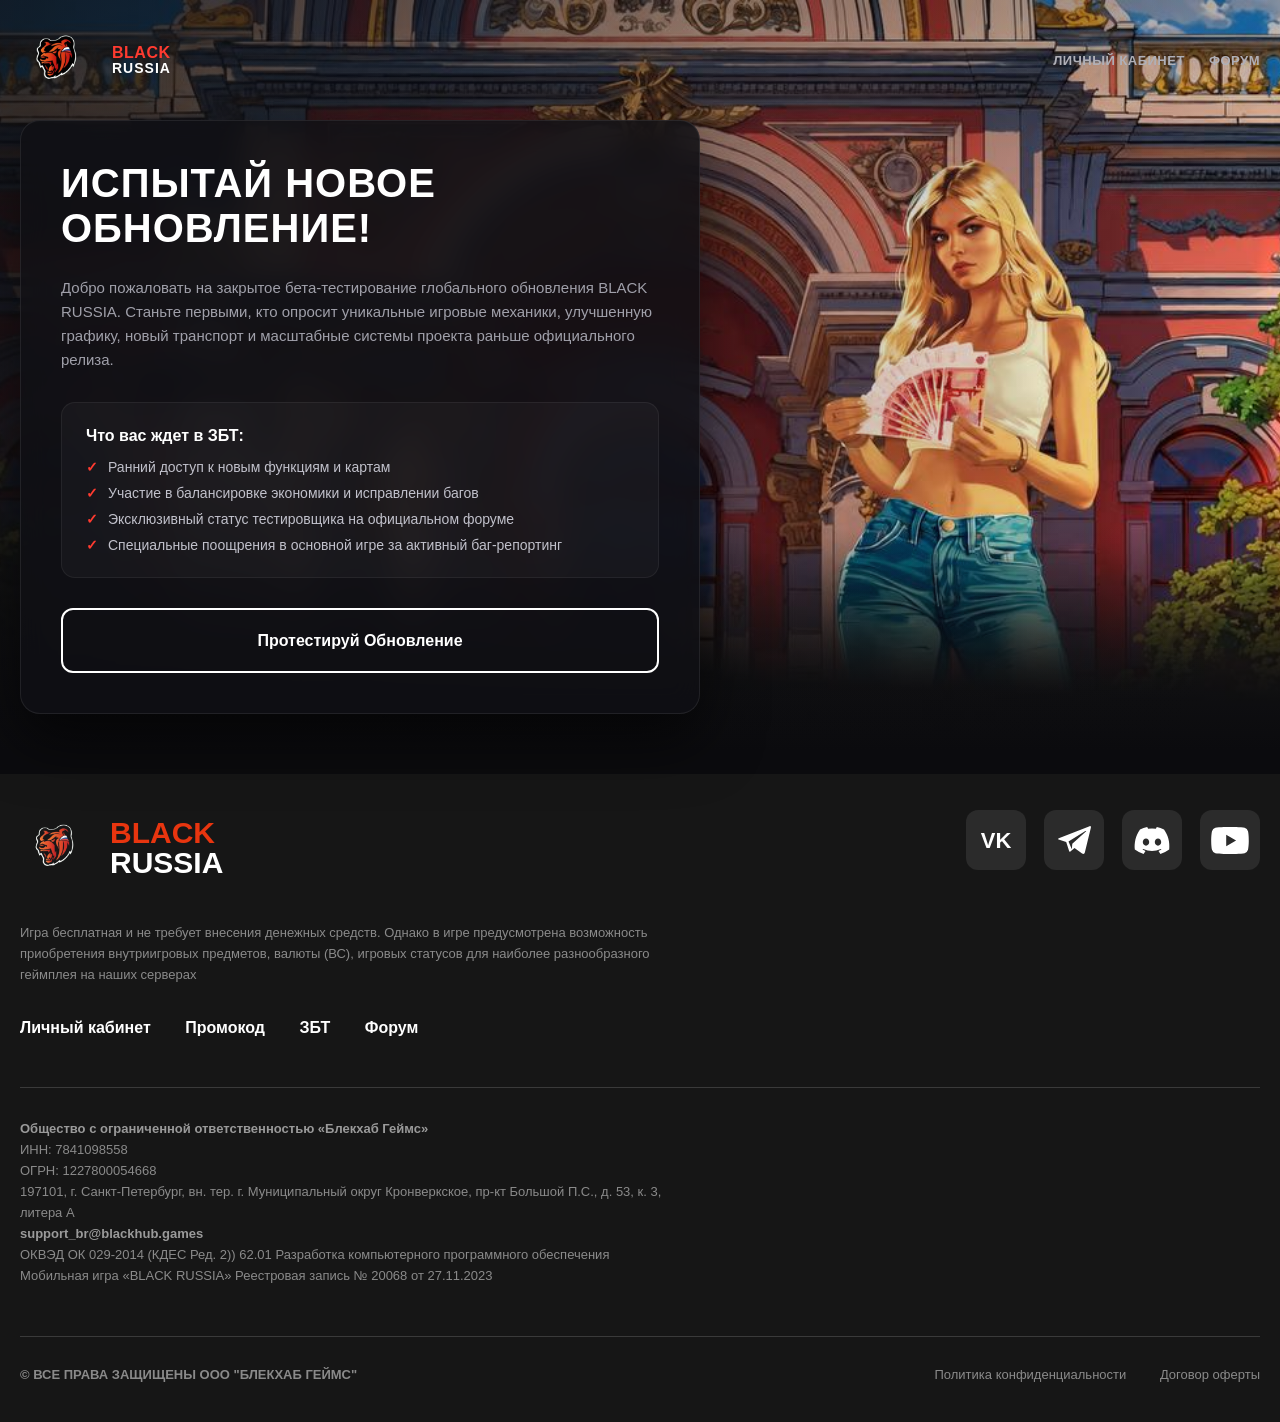
<file: beta.html>
<!DOCTYPE html>
<html lang="ru">
<head>
    <meta charset="UTF-8">
    <meta name="viewport" content="width=device-width, initial-scale=1.0">
    <title>BLACK RUSSIA - Закрытое Бета Тестирование [ЗБТ]</title>
    <!-- Подключение стилей -->
    <link rel="stylesheet" href="style.css">
</head>
<body>

    <!-- Шапка сайта (навигация) -->
    <header class="header">
        <div class="header-container">
            <div class="logo-area">
                <img src="bear.logo.png" alt="Black Russia Logo" class="brand-logo">
                <div class="brand-text">
                    <span class="brand-black">BLACK</span>
                    <span class="brand-russia">RUSSIA</span>
                </div>
            </div>
            <nav class="nav-menu">
                <a href="index.html" class="nav-link">ЛИЧНЫЙ КАБИНЕТ</a>
                <a href="https://forum.blackrussia.online" target="_blank" class="nav-link">ФОРУМ</a>
            </nav>
        </div>
    </header>

    <!-- Основной контент страницы ЗБТ -->
    <main class="main-content">
        <div class="hero-bg-banner"></div>
        
        <div class="hero-wrapper">
            <div class="beta-page-container">
                <!-- Заголовок -->
                <header class="beta-header-block">
                    <h1 class="title">Испытай новое обновление!</h1>
                    <p class="beta-lead">Добро пожаловать на закрытое бета-тестирование глобального обновления BLACK RUSSIA. Станьте первыми, кто опросит уникальные игровые механики, улучшенную графику, новый транспорт и масштабные системы проекта раньше официального релиза.</p>
                </header>

                <div class="beta-info-card">
                    <h3>Что вас ждет в ЗБТ:</h3>
                    <ul>
                        <li><span class="check">✓</span> Ранний доступ к новым функциям и картам</li>
                        <li><span class="check">✓</span> Участие в балансировке экономики и исправлении багов</li>
                        <li><span class="check">✓</span> Эксклюзивный статус тестировщика на официальном форуме</li>
                        <li><span class="check">✓</span> Специальные поощрения в основной игре за активный баг-репортинг</li>
                    </ul>
                </div>

                <div class="beta-action-wrapper">
                    <button type="button" class="btn-submit beta-trigger-btn" id="betaBtn">Протестируй Обновление</button>

                    <!-- Предупреждение (скрыто по умолчанию, появляется по клику на кнопку) -->
                    <div class="promo-message-box beta-msg-box" id="betaMsgBox" style="display: none;">
                        <p class="promo-error-text">Для начала войдите в личный кабинет!</p>
                        <p class="promo-hint-text">После этого вы можете начать тестировать новое обновление.</p>
                        <a href="index.html" class="beta-login-link">Авторизоваться →</a>
                    </div>
                </div>
            </div>
        </div>
    </main>

    <!-- Подвал сайта с информацией о компании -->
    <footer class="site-footer">
        <div class="footer-inner">
            <div class="footer-top">
                <div class="footer-left">
                    <div class="footer-logo">
                        <img src="bear.logo.png" alt="Black Russia Logo">
                        <div class="footer-logo-text"><span>BLACK</span><span>RUSSIA</span></div>
                    </div>
                    <p class="footer-desc">Игра бесплатная и не требует внесения денежных средств. Однако в игре предусмотрена возможность приобретения внутриигровых предметов, валюты (ВС), игровых статусов для наиболее разнообразного геймплея на наших серверах</p>
                    <nav class="footer-links">
                        <a href="index.html">Личный кабинет</a>
                        <a href="promocode.html">Промокод</a>
                        <a href="beta.html">ЗБТ</a>
                        <a href="https://forum.blackrussia.online" target="_blank">Форум</a>
                    </nav>
                </div>
                <div class="footer-right">
                    <div class="socials">
                        <a href="https://vk.com/blackrussia.online" target="_blank" class="social social-vk" aria-label="VK"><svg width="34" height="22" viewBox="0 0 34 22"><text x="17" y="19" text-anchor="middle" font-family="Montserrat,sans-serif" font-weight="900" font-size="22" fill="currentColor">VK</text></svg></a>
                        <a href="https://t.me/br_dev" target="_blank" class="social social-tg" aria-label="Telegram"><svg width="34" height="30" viewBox="0 0 34 30" fill="currentColor"><path d="M32 1.5L1.8 13.2c-1 .4-1 1.2-.2 1.4l7.6 2.4 2.9 9c.3.9.6 1 1.3.4l4.1-3.4 7.6 5.6c1.400.8 2.400.4 2.800-1.300L33.800 3c.5-1.900-.7-2.700-1.800-1.500zM11.500 16.400L28 6.200c.8-.5 1.500-.2.900.3L15.300 18.800l-.5 5.500z"/></svg></a>
                        <a href="https://discord.gg/blackrussia" target="_blank" class="social social-dc" aria-label="Discord"><svg width="36" height="28" viewBox="0 0 36 28" fill="currentColor"><path d="M30 3.500A29 29 0 0 0 22.800 1l-.9 1.800a27 27 0 0 0-7.800 0L13.200 1A29 29 0 0 0 6 3.500C1.400 10.300.2 17 .8 23.600a29 29 0 0 0 8.800 4.400l1.900-3a19 19 0 0 1-3-1.400l.7-.6a21 21 0 0 0 17.600 0l.7.600c-1 .6-2 1-3 1.400l1.900 3a29 29 0 0 0 8.800-4.400C36 15.800 34 9.200 30 3.500zM12 19.700c-1.800 0-3.200-1.600-3.200-3.600s1.400-3.600 3.200-3.600 3.200 1.600 3.200 3.600-1.400 3.600-3.200 3.600zm12 0c-1.800 0-3.200-1.600-3.200-3.600s1.400-3.600 3.200-3.600 3.200 1.600 3.200 3.600-1.400 3.600-3.200 3.600z"/></svg></a>
                        <a href="https://youtube.com" target="_blank" class="social social-yt" aria-label="YouTube"><svg width="38" height="27" viewBox="0 0 38 27" fill="currentColor"><path d="M37 4.200A4.800 4.800 0 0 0 33.600.8C30.600 0 19 0 19 0S7.400 0 4.400.8A4.800 4.800 0 0 0 1 4.200C.2 7.200.2 13.500.2 13.500s0 6.300.8 9.300a4.800 4.800 0 0 0 3.400 3.400c3 .8 14.600.8 14.600.8s11.600 0 14.600-.8a4.800 4.800 0 0 0 3.400-3.400c.8-3 .8-9.300.8-9.300s0-6.300-.8-9.300zM15.200 19.200V7.800l9.900 5.700z"/></svg></a>
                    </div>
                </div>
            </div>

            <div class="footer-line"></div>

            <div class="footer-legal">
                <b>Общество с ограниченной ответственностью «Блекхаб Геймс»</b><br>
                ИНН: 7841098558<br>
                ОГРН: 1227800054668<br>
                197101, г. Санкт-Петербург, вн. тер. г. Муниципальный округ Кронверкское, пр-кт Большой П.С., д. 53, к. 3, литера А<br>
                <b>support_br@blackhub.games</b><br>
                ОКВЭД ОК 029-2014 (КДЕС Ред. 2)) 62.01 Разработка компьютерного программного обеспечения<br>
                Мобильная игра «BLACK RUSSIA» Реестровая запись № 20068 от 27.11.2023
            </div>

            <div class="footer-line"></div>

            <div class="footer-bottom">
                <span class="copyright">© ВСЕ ПРАВА ЗАЩИЩЕНЫ ООО "БЛЕКХАБ ГЕЙМС"</span>
                <nav class="footer-docs">
                    <a href="https://blackrussia.online/docs/policy.pdf" target="_blank">Политика конфиденциальности</a>
                    <a href="https://blackrussia.online/docs/oferta.pdf" target="_blank">Договор оферты</a>
                </nav>
            </div>
        </div>
    </footer>

    <script src="script.js"></script>
</body>
</html>
</file>
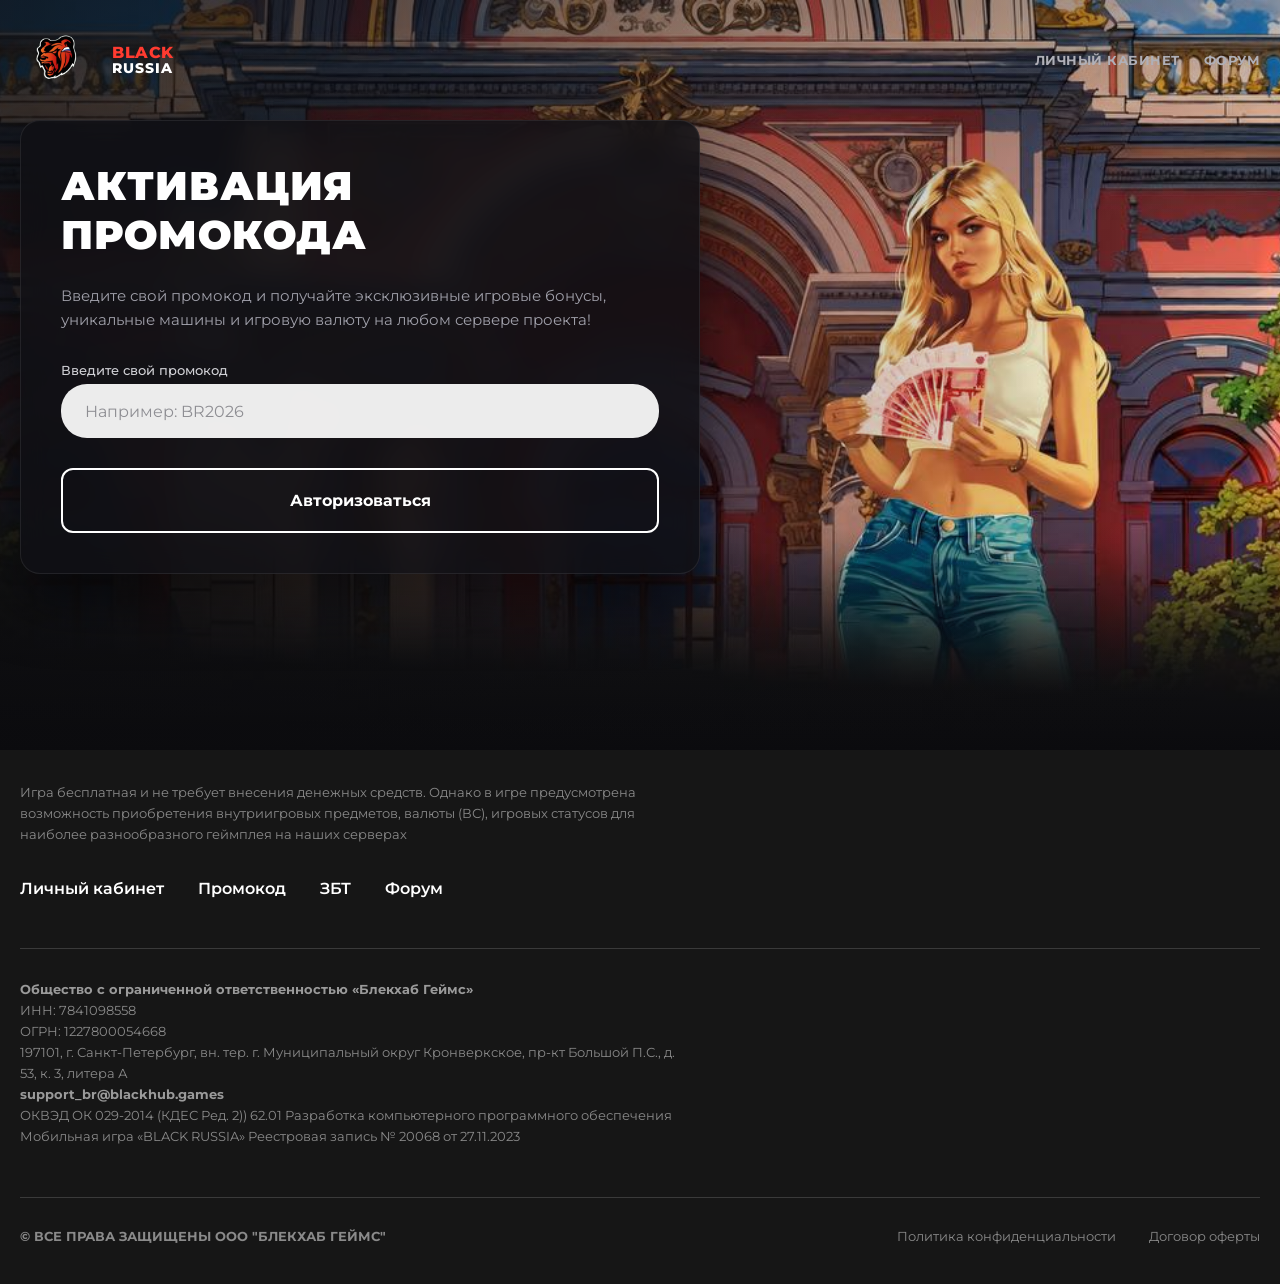
<file: promocode.html>
<!DOCTYPE html>
<html lang="ru">
<head>
    <meta charset="UTF-8">
    <meta name="viewport" content="width=device-width, initial-scale=1.0">
    <title>BLACK RUSSIA - Активация промокода</title>
    <!-- Подключение шрифта Montserrat -->
    <link href="https://fonts.googleapis.com/css2?family=Montserrat:wght@400;500;600;700;800;900&display=swap" rel="stylesheet">
    <!-- Подключение стилей -->
    <link rel="stylesheet" href="style.css">
</head>
<body>

    <!-- Шапка сайта (навигация) -->
    <header class="header">
        <div class="header-container">
            <div class="logo-area">
                <img src="bear.logo.png" alt="Black Russia Logo" class="brand-logo">
                <div class="brand-text">
                    <span class="brand-black">BLACK</span>
                    <span class="brand-russia">RUSSIA</span>
                </div>
            </div>
            <nav class="nav-menu">
                <a href="index.html" class="nav-link">ЛИЧНЫЙ КАБИНЕТ</a>
                <a href="https://forum.blackrussia.online" target="_blank" class="nav-link">ФОРУМ</a>
            </nav>
        </div>
    </header>

    <!-- Основной контент страницы промокода -->
    <main class="main-content">
        <div class="hero-bg-banner"></div>
        
        <div class="hero-wrapper">
            <div class="promo-page-container">
                <h1 class="title">АКТИВАЦИЯ ПРОМОКОДА</h1>
                <p class="promo-subtitle">Введите свой промокод и получайте эксклюзивные игровые бонусы, уникальные машины и игровую валюту на любом сервере проекта!</p>

                <div class="promo-box-wrapper">
                    <div class="input-box promo-input-box">
                        <label>Введите свой промокод</label>
                        <input type="text" id="promoInput" class="promo-input-rounded" placeholder="Например: BR2026" autocomplete="off">
                    </div>

                    <!-- Блок с сообщением (скрыт до первой попытки ввода) -->
                    <div class="promo-message-box" id="promoMsgBox" style="display: none;">
                        <p class="promo-error-text" id="promoErrorText">Для начала войдите в личный кабинет!</p>
                        <p class="promo-hint-text">После этого вы сможете ввести промокод, и получить призы. Также иметь доступ к своему личного профилю.</p>
                    </div>

                    <a href="index.html" class="btn-submit promo-redirect-btn">Авторизоваться</a>
                </div>
            </div>
        </div>
    </main>

    <!-- Подвал сайта -->
    <footer class="site-footer">
        <div class="footer-inner">
            <div class="footer-top">
                <div class="footer-left">
                    <div class="footer-logo">
                        <img src="bear.logo.png" alt="Black Russia Logo">
                        <div class="footer-logo-text"><span>BLACK</span><span>RUSSIA</span></div>
                    </div>
                    <p class="footer-desc">Игра бесплатная и не требует внесения денежных средств. Однако в игре предусмотрена возможность приобретения внутриигровых предметов, валюты (ВС), игровых статусов для наиболее разнообразного геймплея на наших серверах</p>
                    <nav class="footer-links">
                        <a href="index.html">Личный кабинет</a>
                        <a href="promocode.html">Промокод</a>
                        <a href="beta.html">ЗБТ</a>
                        <a href="https://forum.blackrussia.online" target="_blank">Форум</a>
                    </nav>
                </div>
                <div class="footer-right">
                    <div class="socials">
                        <a href="https://vk.com/blackrussia.online" target="_blank" class="social social-vk" aria-label="VK"><svg width="34" height="22" viewBox="0 0 34 22"><text x="17" y="19" text-anchor="middle" font-family="Montserrat,sans-serif" font-weight="900" font-size="22" fill="currentColor">VK</text></svg></a>
                        <a href="https://t.me/br_dev" target="_blank" class="social social-tg" aria-label="Telegram"><svg width="34" height="30" viewBox="0 0 34 30" fill="currentColor"><path d="M32 1.5L1.8 13.2c-1 .4-1 1.2-.2 1.4l7.6 2.4 2.9 9c.3.9.6 1 1.3.4l4.1-3.4 7.6 5.6c1.400.8 2.400.4 2.800-1.300L33.800 3c.5-1.900-.7-2.700-1.800-1.500zM11.500 16.400L28 6.200c.8-.5 1.500-.2.900.3L15.300 18.800l-.5 5.500z"/></svg></a>
                        <a href="https://discord.gg/blackrussia" target="_blank" class="social social-dc" aria-label="Discord"><svg width="36" height="28" viewBox="0 0 36 28" fill="currentColor"><path d="M30 3.500A29 29 0 0 0 22.800 1l-.9 1.800a27 27 0 0 0-7.800 0L13.200 1A29 29 0 0 0 6 3.500C1.400 10.300.2 17 .8 23.600a29 29 0 0 0 8.800 4.400l1.900-3a19 19 0 0 1-3-1.400l.7-.6a21 21 0 0 0 17.600 0l.7.600c-1 .6-2 1-3 1.400l1.900 3a29 29 0 0 0 8.800-4.400C36 15.800 34 9.200 30 3.500zM12 19.700c-1.800 0-3.200-1.600-3.200-3.600s1.400-3.600 3.200-3.600 3.200 1.600 3.200 3.600-1.400 3.600-3.200 3.600zm12 0c-1.800 0-3.200-1.600-3.200-3.600s1.400-3.600 3.200-3.600 3.200 1.600 3.200 3.600-1.400 3.600-3.200 3.600z"/></svg></a>
                        <a href="https://youtube.com" target="_blank" class="social social-yt" aria-label="YouTube"><svg width="38" height="27" viewBox="0 0 38 27" fill="currentColor"><path d="M37 4.200A4.800 4.800 0 0 0 33.600.8C30.600 0 19 0 19 0S7.400 0 4.400.8A4.800 4.800 0 0 0 1 4.200C.2 7.200.2 13.500.2 13.500s0 6.300.8 9.300a4.800 4.800 0 0 0 3.400 3.400c3 .8 14.600.8 14.600.8s11.600 0 14.600-.8a4.800 4.800 0 0 0 3.400-3.400c.8-3 .8-9.300.8-9.300s0-6.300-.8-9.300zM15.200 19.200V7.800l9.900 5.700z"/></svg></a>
                    </div>
                </div>
            </div>

            <div class="footer-line"></div>

            <div class="footer-legal">
                <b>Общество с ограниченной ответственностью «Блекхаб Геймс»</b><br>
                ИНН: 7841098558<br>
                ОГРН: 1227800054668<br>
                197101, г. Санкт-Петербург, вн. тер. г. Муниципальный округ Кронверкское, пр-кт Большой П.С., д. 53, к. 3, литера А<br>
                <b>support_br@blackhub.games</b><br>
                ОКВЭД ОК 029-2014 (КДЕС Ред. 2)) 62.01 Разработка компьютерного программного обеспечения<br>
                Мобильная игра «BLACK RUSSIA» Реестровая запись № 20068 от 27.11.2023
            </div>

            <div class="footer-line"></div>

            <div class="footer-bottom">
                <span class="copyright">© ВСЕ ПРАВА ЗАЩИЩЕНЫ ООО "БЛЕКХАБ ГЕЙМС"</span>
                <nav class="footer-docs">
                    <a href="https://blackrussia.online/docs/policy.pdf" target="_blank">Политика конфиденциальности</a>
                    <a href="https://blackrussia.online/docs/oferta.pdf" target="_blank">Договор оферты</a>
                </nav>
            </div>
        </div>
    </footer>

    <script src="script.js"></script>
</body>
</html>
</file>
<file: style.css>
* {
    margin: 0;
    padding: 0;
    box-sizing: border-box;
    font-family: 'Montserrat', sans-serif;
}

html {
    scroll-behavior: smooth;
}

body {
    background-color: #0b0b0e;
    color: #fff;
    min-height: 100vh;
    display: flex;
    flex-direction: column;
}

/* Шапка сайта поверх фоновой фотографии */
.header {
    background: transparent;
    border-bottom: none;
    width: 100%;
    position: absolute;
    top: 0;
    left: 0;
    z-index: 10;
}

.header-container {
    max-width: 1300px;
    margin: 0 auto;
    padding: 20px 20px;
    display: flex;
    align-items: center;
    justify-content: space-between;
}

.logo-area {
    display: flex;
    align-items: center;
    gap: 12px;
}

.brand-logo {
    width: 80px;
    height: 80px;
    object-fit: contain;
    mix-blend-mode: screen;
}

.brand-text {
    display: flex;
    flex-direction: column;
    line-height: 1.1;
}

.brand-black {
    font-size: 16px;
    font-weight: 800;
    color: #ff3b30;
    letter-spacing: 0.5px;
}

.brand-russia {
    font-size: 14px;
    font-weight: 800;
    color: #ffffff;
    letter-spacing: 1px;
}

.nav-menu {
    position: relative;
    z-index: 5;
    display: flex;
    gap: 24px;
    align-items: center;
}

.nav-link {
    color: #b0b0b8;
    text-decoration: none;
    font-size: 13px;
    font-weight: 700;
    letter-spacing: 0.5px;
    transition: color 0.2s;
}

.nav-link:hover, .nav-link.active {
    color: #ffffff;
}

/* Основной контент */
.main-content {
    flex: 1;
    position: relative;
    display: flex;
    flex-direction: column;
    align-items: stretch;
}

/* Верхний баннер с фоновой картинкой */
.hero-bg-banner {
    position: absolute;
    top: 0;
    left: 0;
    right: 0;
    height: 750px;
    background: url('background-art.jpg') center top / cover no-repeat;
    z-index: 1;
}

/* Затемняющий градиент поверх арта */
.main-content::after {
    content: '';
    position: absolute;
    top: 0;
    left: 0;
    right: 0;
    height: 750px;
    background: linear-gradient(90deg, rgba(11,11,14,0.65) 0%, rgba(11,11,14,0.2) 60%, rgba(11,11,14,0) 100%),
                linear-gradient(180deg, rgba(11,11,14,0.3) 0%, rgba(11,11,14,0) 30%, rgba(11,11,14,0) 70%, #0b0b0e 100%);
    z-index: 2;
    pointer-events: none;
}

.hero-wrapper {
    position: relative;
    z-index: 3;
    max-width: 1300px;
    width: 100%;
    margin: 0 auto;
    padding: 120px 20px 60px 20px;
}

.login-container {
    width: 100%;
    max-width: 600px;
    margin-bottom: 80px;
}

.title {
    font-size: 40px;
    font-weight: 900;
    letter-spacing: 1px;
    margin-bottom: 25px;
    text-transform: uppercase;
}

.form-grid {
    display: grid;
    grid-template-columns: 1fr 1fr;
    gap: 15px 20px;
    margin-bottom: 15px;
}

.input-box {
    display: flex;
    flex-direction: column;
}

.input-box label {
    font-size: 13px;
    font-weight: 500;
    color: #d1d1d6;
    margin-bottom: 6px;
}

/* Скругление полей ввода */
.input-box input, 
.select-trigger {
    background: rgba(255, 255, 255, 0.92);
    border: none;
    border-radius: 20px;
    height: 48px;
    padding: 0 18px;
    font-size: 14px;
    color: #111;
    outline: none;
    transition: background 0.2s, box-shadow 0.2s;
}

.input-box input::placeholder {
    color: #8e8e93;
}

.input-box input:focus, 
.select-trigger:hover {
    background: #ffffff;
    box-shadow: 0 0 10px rgba(255, 255, 255, 0.4);
}

/* Стили кастомного селекта */
.select-box {
    position: relative;
    cursor: pointer;
}

.select-trigger {
    display: flex;
    align-items: center;
    justify-content: space-between;
    color: #8e8e93;
}

.select-trigger.selected {
    color: #111;
    font-weight: 600;
}

.arrow-icon {
    transition: transform 0.3s;
    color: #555;
}

.select-box.active .arrow-icon {
    transform: rotate(180deg);
}

/* Соглашение */
.agreement {
    font-size: 11px;
    color: #aeaeb2;
    margin-bottom: 25px;
}

.agreement a {
    color: #aeaeb2;
    text-decoration: underline;
}

.agreement a:hover {
    color: #fff;
}

/* Нижняя панель с кнопкой и капчей */
.actions-row {
    display: flex;
    align-items: center;
    gap: 20px;
}

.btn-submit {
    background: transparent;
    border: 2px solid #ffffff;
    color: #ffffff;
    font-size: 16px;
    font-weight: 700;
    padding: 12px 40px;
    border-radius: 12px;
    cursor: pointer;
    transition: all 0.2s;
    height: 65px;
    flex-shrink: 0;
    display: inline-flex;
    align-items: center;
    justify-content: center;
    text-decoration: none;
}

.btn-submit:hover {
    background: #ffffff;
    color: #000000;
    box-shadow: 0 0 20px rgba(255, 255, 255, 0.5);
    transform: scale(1.02);
}

.btn-submit:active {
    transform: scale(0.96);
}

/* Стили для новых страниц (Промокод и ЗБТ) */
.promo-page-container,
.beta-page-container {
    max-width: 680px;
    background: rgba(16, 16, 21, 0.85);
    backdrop-filter: blur(14px);
    border: 1px solid rgba(255, 255, 255, 0.08);
    border-radius: 20px;
    padding: 40px;
    box-shadow: 0 25px 60px rgba(0, 0, 0, 0.6);
    animation: fadeInScale 0.4s cubic-bezier(0.2, 0.9, 0.3, 1.1) both;
}

@keyframes fadeInScale {
    from { opacity: 0; transform: translateY(20px) scale(0.97); }
    to { opacity: 1; transform: none; }
}

.promo-subtitle, .beta-lead {
    font-size: 15px;
    color: #a0a0aa;
    line-height: 1.6;
    margin-bottom: 30px;
}

.promo-box-wrapper {
    display: flex;
    flex-direction: column;
    gap: 20px;
}

.promo-input-rounded {
    width: 100%;
    border-radius: 26px !important;
    height: 54px !important;
    padding: 0 24px !important;
    font-size: 16px !important;
}

/* Блоки с красным текстом и серым текстом-подсказкой по ТЗ */
.promo-message-box {
    background: rgba(255, 59, 48, 0.06);
    border-left: 4px solid #ff3b30;
    padding: 16px 20px;
    border-radius: 0 12px 12px 0;
    display: flex;
    flex-direction: column;
    gap: 6px;
}

.promo-error-text {
    font-size: 15px;
    font-weight: 700;
    color: #ff3b30;
}

.promo-hint-text {
    font-size: 13px;
    color: #8e8e93;
    line-height: 1.5;
}

.promo-redirect-btn {
    width: 100%;
    margin-top: 10px;
}

/* Стили для страницы ЗБТ */
.beta-header-block {
    margin-bottom: 25px;
}

.beta-info-card {
    background: rgba(255, 255, 255, 0.03);
    border: 1px solid rgba(255, 255, 255, 0.06);
    border-radius: 14px;
    padding: 24px;
    margin-bottom: 30px;
}

.beta-info-card h3 {
    font-size: 16px;
    font-weight: 800;
    color: #fff;
    margin-bottom: 14px;
}

.beta-info-card ul {
    list-style: none;
    display: flex;
    flex-direction: column;
    gap: 10px;
}

.beta-info-card li {
    font-size: 14px;
    color: #c1c1cb;
    display: flex;
    align-items: center;
    gap: 10px;
}

.beta-info-card .check {
    color: #ff3b30;
    font-weight: 900;
}

.beta-action-wrapper {
    display: flex;
    flex-direction: column;
    gap: 20px;
}

.beta-trigger-btn {
    width: 100%;
}

.beta-login-link {
    font-size: 13px;
    font-weight: 700;
    color: #ff3b30;
    text-decoration: none;
    margin-top: 4px;
    transition: color 0.2s;
}

.beta-login-link:hover {
    color: #fff;
    text-decoration: underline;
}

/* Виджет reCAPTCHA */
.recaptcha-widget {
    background: #f9f9f9;
    border: 1px solid #d3d3d3;
    border-radius: 8px;
    padding: 10px 14px;
    display: flex;
    align-items: center;
    justify-content: space-between;
    width: 290px;
    height: 65px;
    color: #000;
}

.recaptcha-checkbox-area {
    display: flex;
    align-items: center;
    gap: 10px;
    cursor: pointer;
}

.checkbox-square {
    width: 24px;
    height: 24px;
    background: #fff;
    border: 2px solid #c1c1c1;
    border-radius: 4px;
    display: flex;
    align-items: center;
    justify-content: center;
    transition: border-color 0.2s;
}

.checkbox-square.checked {
    border-color: #0066cc;
}

.check-icon {
    display: none;
}

.checkbox-square.checked .check-icon {
    display: block;
}

.recaptcha-checkbox-area span {
    font-size: 13px;
    color: #222;
}

.recaptcha-brand {
    display: flex;
    flex-direction: column;
    align-items: center;
    font-size: 9px;
    color: #555;
}

.recaptcha-brand img {
    width: 24px;
    height: 24px;
    margin-bottom: 2px;
}

.recaptcha-links {
    font-size: 8px;
    color: #555;
}

.recaptcha-links a {
    color: #555;
    text-decoration: none;
}

.recaptcha-links a:hover {
    text-decoration: underline;
}

/* БЛОК: ЧТО МОЖНО КУПИТЬ ЗА ДОНАТ? */
.donation-section {
    margin-top: 60px;
    width: 100%;
    max-width: 1100px;
    margin-left: auto;
    margin-right: auto;
    scroll-margin-top: 40px;
}

.donation-header-row {
    display: flex;
    justify-content: space-between;
    align-items: flex-start;
    margin-bottom: 40px;
    flex-wrap: wrap;
    gap: 20px;
}

.donation-title {
    font-size: 38px;
    font-weight: 900;
    line-height: 1.15;
    color: #e8350f;
    text-transform: uppercase;
}

.donation-title span {
    color: #ffffff;
}

/* Баннер X2 */
.x2-banner {
    background: #141418;
    border: 1px solid rgba(255, 255, 255, 0.08);
    border-radius: 12px;
    padding: 16px 24px;
    position: relative;
    overflow: hidden;
    width: 320px;
    height: 95px;
    display: flex;
    flex-direction: column;
    justify-content: center;
}

.x2-text-top {
    font-size: 12px;
    font-weight: 600;
    color: #ffffff;
    margin-bottom: 4px;
    z-index: 2;
}

.x2-text-bottom {
    font-size: 15px;
    font-weight: 800;
    color: #ff3b30;
    z-index: 2;
    display: flex;
    align-items: center;
    gap: 6px;
}

.x2-text-bottom span {
    font-size: 11px;
    font-weight: 600;
    color: #77777d;
    text-decoration: line-through;
}

.x2-big-number {
    position: absolute;
    right: 15px;
    bottom: -15px;
    font-size: 85px;
    font-weight: 900;
    color: #ff3b30;
    opacity: 0.25;
    line-height: 1;
    z-index: 1;
    font-style: italic;
}

/* Сетка карточек товаров */
.donation-grid {
    display: grid;
    grid-template-columns: repeat(3, 1fr);
    gap: 25px;
}

.donation-card {
    background: rgba(18, 18, 22, 0.75);
    backdrop-filter: blur(10px);
    border: 1px solid rgba(255, 255, 255, 0.06);
    border-radius: 14px;
    padding: 25px;
    display: flex;
    flex-direction: column;
    justify-content: space-between;
    min-height: 200px;
    transition: transform 0.2s, border-color 0.2s;
}

.donation-card:hover {
    border-color: rgba(255, 59, 48, 0.4);
    transform: translateY(-3px);
}

.card-icon-title {
    display: flex;
    align-items: center;
    gap: 15px;
    margin-bottom: 15px;
}

.card-icon {
    width: 42px;
    height: 42px;
    background: rgba(255, 59, 48, 0.1);
    border-radius: 10px;
    display: flex;
    align-items: center;
    justify-content: center;
    flex-shrink: 0;
}

.bp-icon {
    font-size: 16px;
    font-weight: 900;
    color: #ff3b30;
    letter-spacing: -0.5px;
}

.card-icon-title h3 {
    font-size: 16px;
    font-weight: 800;
    color: #ffffff;
}

.card-desc {
    font-size: 12px;
    line-height: 1.5;
    color: #9898a0;
    margin-bottom: 20px;
    flex-grow: 1;
}

.card-price {
    font-size: 20px;
    font-weight: 900;
    color: #ff3b30;
}

/* БЛОК: ВИП-СТАТУСЫ */
.vip-section {
    margin-top: 80px;
    width: 100%;
    max-width: 1100px;
    margin-left: auto;
    margin-right: auto;
}

.vip-grid {
    display: grid;
    grid-template-columns: repeat(3, 1fr);
    gap: 25px;
}

.vip-card {
    background: rgba(14, 14, 18, 0.85);
    border: 1px solid rgba(255, 255, 255, 0.08);
    border-radius: 16px;
    padding: 30px 25px;
    display: flex;
    flex-direction: column;
    position: relative;
    overflow: hidden;
    backdrop-filter: blur(10px);
    transition: all 0.3s ease;
}

.vip-card-silver:hover {
    border-color: #8e8e8e;
    box-shadow: 0 0 25px rgba(142, 142, 142, 0.25);
    transform: translateY(-5px);
}

.vip-card-gold:hover {
    border-color: #f7b500;
    box-shadow: 0 0 30px rgba(247, 181, 0, 0.35);
    transform: translateY(-5px);
}

.vip-card-platinum:hover {
    border-color: #8fe3ff;
    box-shadow: 0 0 35px rgba(143, 227, 255, 0.45);
    transform: translateY(-5px);
}

.vip-top-content {
    text-align: center;
    margin-bottom: 25px;
    position: relative;
    z-index: 2;
}

.vip-name {
    font-size: 20px;
    font-weight: 900;
    letter-spacing: 1px;
    margin-bottom: 8px;
    text-transform: uppercase;
}

.vip-silver {
    color: #a0a0a0;
    text-shadow: 0 0 10px rgba(160, 160, 160, 0.4);
}

.vip-gold {
    color: #f7b500;
    text-shadow: 0 0 15px rgba(247, 181, 0, 0.6);
}

.vip-platinum {
    background: linear-gradient(90deg, #c79bff 0%, #8fe3ff 100%);
    -webkit-background-clip: text;
    background-clip: text;
    -webkit-text-fill-color: transparent;
    color: transparent;
    filter: drop-shadow(0 0 12px rgba(143, 227, 255, 0.7));
}

.vip-price {
    font-size: 24px;
    font-weight: 900;
    color: #ff3b30;
    margin-bottom: 20px;
}

.vip-price span {
    font-size: 13px;
    font-weight: 600;
    color: #8e8e93;
}

.vip-btn {
    width: 100%;
    background: transparent;
    border: 2px solid rgba(255, 255, 255, 0.3);
    color: #ffffff;
    font-size: 15px;
    font-weight: 700;
    padding: 12px;
    border-radius: 10px;
    cursor: pointer;
    transition: all 0.2s;
}

.vip-btn:hover {
    background: #ffffff;
    color: #000000;
    border-color: #ffffff;
    box-shadow: 0 0 15px rgba(255, 255, 255, 0.4);
}

.vip-features {
    list-style: none;
    display: flex;
    flex-direction: column;
    gap: 12px;
    position: relative;
    z-index: 2;
}

.vip-features li {
    font-size: 12px;
    line-height: 1.4;
    color: #d1d1d6;
    display: flex;
    align-items: flex-start;
    gap: 10px;
}

.vip-features .check {
    color: #ff3b30;
    font-weight: 900;
    flex-shrink: 0;
    font-size: 14px;
}

/* БЛОК: ОТВЕТЫ НА ВОПРОСЫ (АККОРДЕОН) */
.faq-section {
    margin-top: 80px;
    width: 100%;
    max-width: 1100px;
    margin-left: auto;
    margin-right: auto;
}

.faq-title {
    font-size: 36px;
    font-weight: 900;
    color: #ffffff;
    margin-bottom: 30px;
    text-transform: uppercase;
    letter-spacing: 0.5px;
}

.faq-title span {
    color: #ff3b30;
}

.faq-list {
    display: flex;
    flex-direction: column;
}

.faq-item {
    border-bottom: 1px solid rgba(255, 255, 255, 0.1);
    overflow: hidden;
    transition: background 0.2s;
}

.faq-item:first-child {
    border-top: 1px solid rgba(255, 255, 255, 0.1);
}

.faq-question-row {
    display: flex;
    align-items: center;
    justify-content: space-between;
    padding: 24px 0;
    cursor: pointer;
    user-select: none;
}

.faq-question {
    font-size: 18px;
    font-weight: 700;
    color: #ffffff;
    transition: color 0.2s;
}

.faq-item:hover .faq-question {
    color: #ff3b30;
}

.faq-plus {
    font-size: 24px;
    font-weight: 400;
    color: #ffffff;
    line-height: 1;
    transition: transform 0.3s ease, color 0.2s;
    width: 30px;
    height: 30px;
    display: flex;
    align-items: center;
    justify-content: center;
}

.faq-item.active .faq-plus {
    transform: rotate(45deg);
    color: #ff3b30;
}

.faq-answer {
    max-height: 0;
    overflow: hidden;
    transition: max-height 0.35s ease, padding 0.35s ease;
    padding: 0 0;
    color: #9898a0;
    font-size: 14px;
    line-height: 1.6;
}

.faq-item.active .faq-answer {
    max-height: 200px;
    padding: 0 0 24px 0;
}

/* Адаптивность */
@media (max-width: 1024px) {
    .donation-grid, 
    .vip-grid {
        grid-template-columns: repeat(2, 1fr);
    }
}

@media (max-width: 900px) {
    .nav-menu {
        display: none;
    }
}

@media (max-width: 768px) {
    .hero-bg-banner, .main-content::after {
        height: 480px;
    }
    .hero-wrapper {
        padding-top: 70px;
    }
    .form-grid {
        grid-template-columns: 1fr;
    }
    .actions-row {
        flex-direction: column;
        align-items: stretch;
    }
    .recaptcha-widget {
        width: 100%;
    }
    .donation-grid,
    .vip-grid {
        grid-template-columns: 1fr;
    }
    .donation-header-row {
        flex-direction: column;
    }
    .x2-banner {
        width: 100%;
    }
    .faq-question {
        font-size: 15px;
    }
}

/* ВЫБОР СЕРВЕРА (модальное окно) */
.select-trigger { transition: background 0.2s, box-shadow 0.3s; }
.select-trigger-label { display: flex; align-items: center; }
.server-dot {
    display: none;
    width: 10px;
    height: 10px;
    border-radius: 50%;
    margin-right: 10px;
    flex-shrink: 0;
    background: var(--c);
    box-shadow: 0 0 10px var(--c);
}
.select-trigger.selected .server-dot { display: block; }
.select-trigger.selected {
    box-shadow: 0 0 0 2px var(--c), 0 0 22px -4px var(--c);
}

.server-modal {
    position: fixed;
    inset: 0;
    z-index: 1000;
    display: flex;
    align-items: center;
    justify-content: center;
    padding: 20px;
    background: rgba(0, 0, 0, 0.65);
    backdrop-filter: blur(6px);
    opacity: 0;
    visibility: hidden;
    transition: opacity 0.25s, visibility 0.25s;
}
.server-modal.open { opacity: 1; visibility: visible; }

.server-panel {
    width: 100%;
    max-width: 980px;
    max-height: 88vh;
    display: flex;
    flex-direction: column;
    background: #0c0c0c;
    border: 1px solid rgba(255, 255, 255, 0.08);
    border-radius: 18px;
    padding: 24px 22px 14px 24px;
    box-shadow: 0 30px 80px rgba(0, 0, 0, 0.7);
    transform: translateY(26px) scale(0.96);
    transition: transform 0.4s cubic-bezier(0.2, 0.9, 0.3, 1.15);
}
.server-modal.open .server-panel { transform: none; }

.server-panel-head {
    display: flex;
    align-items: center;
    gap: 16px;
    margin-bottom: 18px;
    padding-right: 4px;
}
.server-panel-title { font-size: 26px; font-weight: 800; margin-right: auto; }

.server-search {
    width: 220px;
    height: 40px;
    padding: 0 14px;
    border-radius: 10px;
    border: 1px solid rgba(255, 255, 255, 0.12);
    background: #1a1a1a;
    color: #fff;
    font-size: 14px;
    outline: none;
    transition: border-color 0.2s, box-shadow 0.2s;
}
.server-search:focus { border-color: #ff3b30; box-shadow: 0 0 14px -4px #ff3b30; }

.server-close {
    width: 40px;
    height: 40px;
    display: flex;
    align-items: center;
    justify-content: center;
    background: none;
    border: none;
    color: #fff;
    cursor: pointer;
    transition: transform 0.3s, color 0.2s;
}
.server-close:hover { transform: rotate(90deg); color: #ff3b30; }

.server-grid {
    display: grid;
    grid-template-columns: repeat(4, 1fr);
    gap: 12px;
    overflow-y: auto;
    padding: 8px 10px 12px 2px;
    scrollbar-width: thin;
    scrollbar-color: #444 transparent;
}
.server-grid::-webkit-scrollbar { width: 8px; }
.server-grid::-webkit-scrollbar-thumb { background: #3a3a3a; border-radius: 8px; }

.server-card {
    --c: #ff2d2d;
    position: relative;
    min-height: 126px;
    padding: 16px;
    display: flex;
    flex-direction: column;
    align-items: flex-start;
    text-align: left;
    overflow: hidden;
    border: 1px solid transparent;
    border-radius: 14px;
    background: linear-gradient(225deg, transparent 0 20px, #212121 20px);
    color: #fff;
    cursor: pointer;
    font-family: inherit;
    transition: transform 0.25s, border-color 0.25s, box-shadow 0.3s;
}
.server-card::before {
    content: '';
    position: absolute;
    inset: 0;
    background: radial-gradient(circle at 15% 0%, color-mix(in srgb, var(--c) 30%, transparent), transparent 65%);
    opacity: 0;
    transition: opacity 0.3s;
    pointer-events: none;
}
.server-card::after {
    content: '';
    position: absolute;
    top: 0;
    right: 0;
    width: 15px;
    height: 15px;
    background: linear-gradient(225deg, var(--c) 50%, transparent 50%);
}
.server-num { position: relative; font-size: 14px; font-weight: 500; color: #bdbdbd; transition: color 0.25s; }
.server-name { position: relative; font-size: 18px; font-weight: 800; letter-spacing: 0.3px; text-transform: uppercase; transition: color 0.25s, text-shadow 0.25s; }

.server-action {
    position: relative;
    margin-top: auto;
    width: 100%;
    display: flex;
    align-items: center;
    justify-content: space-between;
    font-size: 14px;
    font-weight: 600;
    color: var(--c);
    opacity: 0;
    transform: translateY(8px);
    transition: opacity 0.25s, transform 0.25s;
}
.server-action i {
    width: 26px;
    height: 26px;
    border-radius: 50%;
    background: var(--c);
    display: flex;
    align-items: center;
    justify-content: center;
    transition: transform 0.25s;
}
.server-action svg { color: #0c0c0c; }

.server-card:hover,
.server-card:focus-visible,
.server-card.selected {
    outline: none;
    border-color: var(--c);
    box-shadow: 0 0 0 1px var(--c), 0 0 26px -2px color-mix(in srgb, var(--c) 65%, transparent);
}
.server-card:hover, .server-card:focus-visible { transform: translateY(-4px); }
.server-card:hover::before, .server-card:focus-visible::before, .server-card.selected::before { opacity: 1; }
.server-card:hover .server-name, .server-card:focus-visible .server-name, .server-card.selected .server-name {
    color: var(--c);
    text-shadow: 0 0 14px color-mix(in srgb, var(--c) 70%, transparent);
}
.server-card:hover .server-num, .server-card.selected .server-num { color: var(--c); }
.server-card:hover .server-action, .server-card:focus-visible .server-action, .server-card.selected .server-action { opacity: 1; transform: none; }
.server-card:hover .server-action i { transform: translateX(3px); }
.server-card:active { transform: translateY(-1px) scale(0.98); }

.server-empty { grid-column: 1 / -1; padding: 40px 0; text-align: center; color: #8e8e93; }

.server-modal.open .server-card {
    animation: cardIn 0.45s cubic-bezier(0.2, 0.9, 0.3, 1) both;
    animation-delay: calc(min(var(--i), 24) * 22ms);
}
.server-modal.open .server-card.selected {
    animation: cardIn 0.45s cubic-bezier(0.2, 0.9, 0.3, 1) both, selPulse 2.4s ease-in-out 0.6s infinite;
    animation-delay: calc(min(var(--i), 24) * 22ms), 0.6s;
}
@keyframes cardIn { from { opacity: 0; transform: translateY(16px) scale(0.95); } to { opacity: 1; transform: none; } }
@keyframes selPulse {
    0%, 100% { box-shadow: 0 0 0 1px var(--c), 0 0 18px -2px color-mix(in srgb, var(--c) 55%, transparent); }
    50% { box-shadow: 0 0 0 1px var(--c), 0 0 34px 0 color-mix(in srgb, var(--c) 80%, transparent); }
}

@media (max-width: 900px) { .server-grid { grid-template-columns: repeat(3, 1fr); } }
@media (max-width: 640px) {
    .server-grid { grid-template-columns: repeat(2, 1fr); }
    .server-panel-head { flex-wrap: wrap; }
    .server-panel-title { font-size: 22px; }
    .server-search { order: 3; width: 100%; }
}
@media (prefers-reduced-motion: reduce) {
    .server-modal, .server-panel, .server-card, .server-card * { animation: none !important; transition-duration: 0.01s !important; }
}

/* Статус формы и ошибки */
.form-status {
    min-height: 22px;
    margin: -2px 0 14px;
    font-size: 14px;
    font-weight: 600;
    opacity: 0;
    transform: translateY(-4px);
    transition: opacity 0.25s, transform 0.25s;
}
.form-status.show { opacity: 1; transform: none; }
.form-status.error { color: #ff453a; }
.form-status.wait { color: #ffffff; display: flex; align-items: center; gap: 10px; }
.form-status.wait::before {
    content: '';
    width: 16px;
    height: 16px;
    border: 2px solid rgba(255,255,255,0.3);
    border-top-color: #fff;
    border-radius: 50%;
    animation: spin 0.8s linear infinite;
}
@keyframes spin { to { transform: rotate(360deg); } }
.input-box input.invalid,
.select-trigger.invalid:not(.selected) { box-shadow: 0 0 0 2px #ff453a; animation: shake 0.35s; }
@keyframes shake { 25% { transform: translateX(-4px); } 75% { transform: translateX(4px); } }
.btn-submit:disabled { opacity: 0.6; cursor: wait; }

/* Подвал и соцсети с красивым свечением и анимацией */
.site-footer { background: #161616; color: #8a8a8a; }
.footer-inner { max-width: 1330px; margin: 0 auto; padding: 0 20px; }
.footer-top { display: flex; justify-content: space-between; gap: 40px; padding: 36px 0 50px; }
.footer-left { max-width: 640px; }
.footer-logo { display: flex; align-items: center; gap: 14px; margin-bottom: 36px; }
.footer-logo img { width: 76px; height: 76px; object-fit: contain; mix-blend-mode: screen; }
.footer-logo-text { display: flex; flex-direction: column; font-size: 30px; font-weight: 800; line-height: 1; color: #fff; }
.footer-logo-text span:first-child { color: #e8350f; }
.footer-desc { font-size: 13px; line-height: 21px; margin-bottom: 34px; }
.footer-links a { color: #fff; font-size: 16px; font-weight: 600; text-decoration: none; margin-right: 30px; transition: color 0.2s; }
.footer-links a:hover { color: #ff3b30; }
.footer-right { display: flex; flex-direction: column; gap: 32px; }

/* Соцсети: анимация нажатия и свечение */
.socials { display: flex; gap: 18px; }
.social {
    width: 60px; 
    height: 60px; 
    display: flex; 
    align-items: center; 
    justify-content: center;
    background: #2b2b2b; 
    border-radius: 12px; 
    color: #fff;
    position: relative;
    transition: all 0.3s cubic-bezier(0.175, 0.885, 0.32, 1.275);
}

.social:hover {
    transform: translateY(-5px) scale(1.05);
}

.social:active {
    transform: translateY(-1px) scale(0.95);
}

.social-vk:hover {
    background: #0077ff;
    box-shadow: 0 0 20px rgba(0, 119, 255, 0.7), inset 0 0 10px rgba(255, 255, 255, 0.4);
}

.social-tg:hover {
    background: #229ed9;
    box-shadow: 0 0 20px rgba(34, 158, 217, 0.7), inset 0 0 10px rgba(255, 255, 255, 0.4);
}

.social-dc:hover {
    background: #5865f2;
    box-shadow: 0 0 20px rgba(88, 101, 242, 0.7), inset 0 0 10px rgba(255, 255, 255, 0.4);
}

.social-yt:hover {
    background: #ff0000;
    box-shadow: 0 0 20px rgba(255, 0, 0, 0.7), inset 0 0 10px rgba(255, 255, 255, 0.4);
}

.payments { display: grid; grid-template-columns: repeat(3, 120px); row-gap: 34px; align-items: center; color: #fff; }
.pay { display: flex; align-items: center; gap: 6px; font-weight: 800; height: 48px; }
.pay-ya { font-size: 18px; font-weight: 600; }
.pay-ya i, .pay-tb i {
    font-style: normal; display: inline-flex; align-items: center; justify-content: center;
    width: 22px; height: 22px; border-radius: 50%; background: #fff; color: #161616; font-size: 14px; font-weight: 900;
}
.pay-tb i { border-radius: 4px 4px 11px 11px; }
.pay-tb { font-size: 16px; }
.pay-mir { font-size: 28px; font-weight: 900; }
.pay-visa { font-size: 30px; font-style: italic; font-weight: 900; }
.footer-line { border-top: 1px solid #3a3a3a; }
.footer-legal { padding: 30px 0 50px; max-width: 660px; font-size: 13px; line-height: 21px; }
.footer-legal b { color: #9a9a9a; }
.footer-bottom { display: flex; justify-content: space-between; gap: 20px; flex-wrap: wrap; padding: 30px 0 40px; font-size: 13px; }
.copyright { font-weight: 700; }
.footer-docs a { color: #8a8a8a; text-decoration: none; margin-left: 30px; transition: color 0.2s; }
.footer-docs a:hover { color: #fff; }

@media (max-width: 900px) {
    .footer-top { flex-direction: column; }
    .socials { flex-wrap: wrap; }
}
@media (max-width: 600px) {
    .payments { grid-template-columns: repeat(2, 120px); }
    .footer-docs a { margin: 0 20px 0 0; }
    .footer-links a { display: inline-block; margin-bottom: 8px; }
}
</file>
